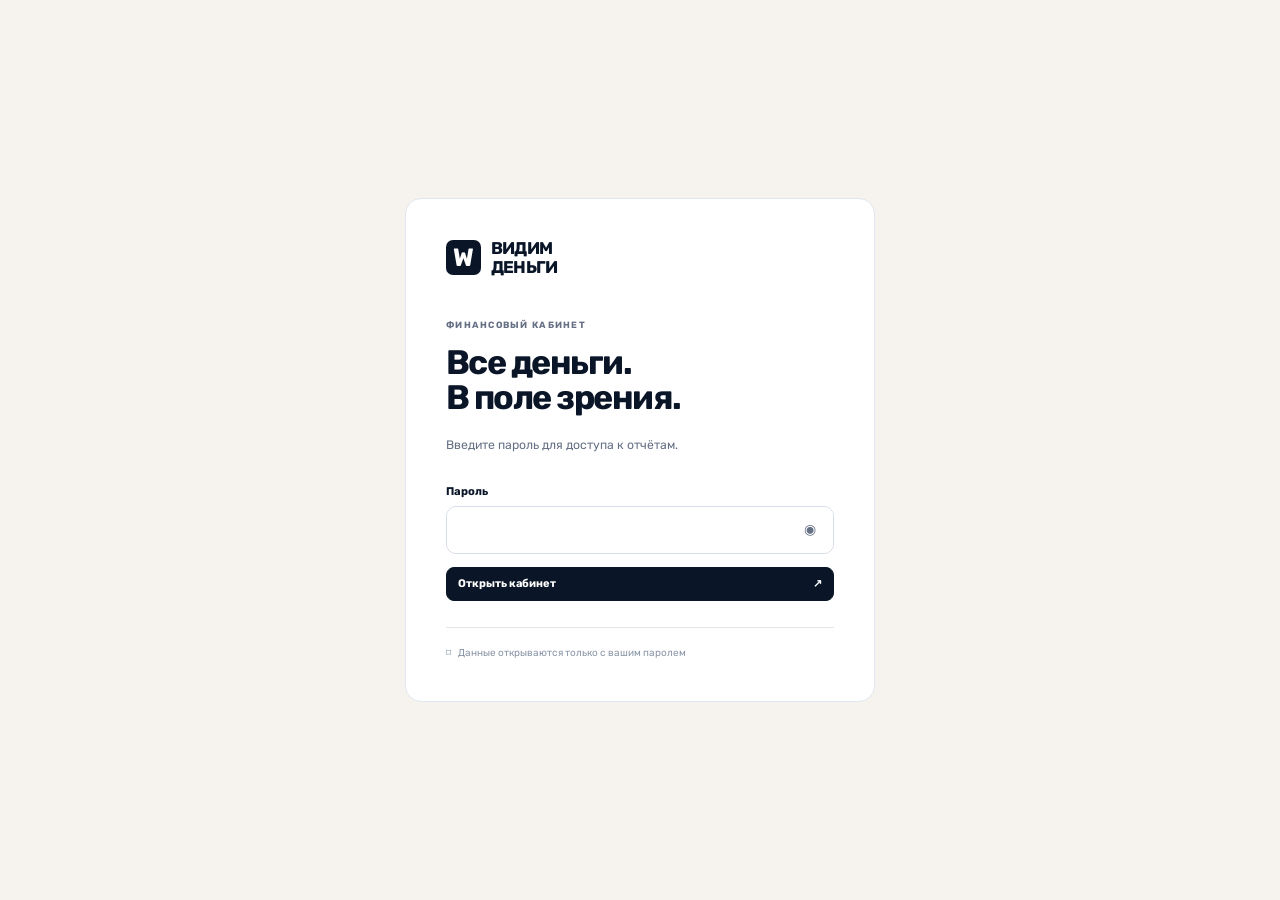
<file: finance/index.html>
<!doctype html>
<html lang="ru">
<head>
 <meta charset="utf-8"><meta name="viewport" content="width=device-width,initial-scale=1">
 <meta name="robots" content="noindex,nofollow,noarchive">
 <meta name="description" content="ВИДИМ ДЕНЬГИ — финансовый кабинет">
 <meta name="referrer" content="no-referrer">
 <meta http-equiv="Content-Security-Policy" content="default-src 'self';script-src 'self';style-src 'self' 'unsafe-inline';img-src 'self' data:;connect-src 'self';font-src 'self';object-src 'none';base-uri 'none';form-action 'self'">
 <title>ВИДИМ ДЕНЬГИ · Финансовый кабинет</title>
 <link rel="icon" type="image/svg+xml" href="data:image/svg+xml,%3Csvg xmlns='http://www.w3.org/2000/svg' viewBox='0 0 64 64'%3E%3Crect width='64' height='64' rx='16' fill='%230f1c32'/%3E%3Cpath d='M12 21l8 23 12-17 12 17 8-23' fill='none' stroke='%236eabff' stroke-width='6' stroke-linejoin='round'/%3E%3C/svg%3E">
 <link rel="stylesheet" href="./styles.css">
 <link rel="stylesheet" href="./reference.css">
 <script type="module" src="./app.js"></script>
</head>
<body>
 <a class="skip" href="#main">К содержимому</a>
 <section id="login" class="login-screen">
  <div class="login-card">
   <div class="brand"><span class="brand-mark">W</span><span>ВИДИМ<br>ДЕНЬГИ</span></div>
   <div class="login-copy"><span class="eyebrow">ФИНАНСОВЫЙ КАБИНЕТ</span><h1>Все деньги.<br>В поле зрения.</h1><p>Введите пароль для доступа к отчётам.</p></div>
   <form id="login-form"><label for="password">Пароль</label><div class="password-field"><input id="password" type="password" autocomplete="current-password" required><button type="button" id="show-password" aria-label="Показать пароль">◉</button></div><button class="button primary login-submit" type="submit">Открыть кабинет <span>↗</span></button><p id="login-error" class="error" role="alert"></p></form>
   <div class="login-foot"><span class="lock-symbol">⌑</span> Данные открываются только с вашим паролем</div>
  </div>
 </section>
 <div id="app" hidden>
  <div id="top-stack"><header class="topbar"><a class="brand" href="#overview" aria-label="ВИДИМ ДЕНЬГИ — свод"><span class="brand-mark">W</span><span>ВИДИМ ДЕНЬГИ<small>ФИНАНСОВЫЙ КАБИНЕТ</small></span></a><div id="global-filters"></div><div class="top-actions"><button class="icon-button" id="refresh-button" aria-label="Обновить данные кабинета" title="Проверить последнюю сохранённую версию данных">↻</button><button class="icon-button" id="lock-button" aria-label="Закрыть кабинет">⌑</button></div></header><div class="source-strip"><button id="source-button" class="strip-label">Источники</button><div id="source-chips"></div><span id="strip-update"></span></div></div>
  <aside class="sidebar"><nav id="navigation" aria-label="Разделы"></nav><div class="side-bottom"><span class="year-label">2026</span><span>Управленческая<br>аналитика</span></div></aside>
  <div class="workspace"><main id="main" tabindex="-1"><span id="crumb-title" hidden>Свод</span><div id="page"></div></main><footer class="app-footer"><span>ВИДИМ ДЕНЬГИ</span><span id="footer-update"></span></footer></div>
 </div>
 <dialog id="detail-dialog"><div class="dialog-head"><h2 id="dialog-title"></h2><button class="icon-button" id="close-dialog" aria-label="Закрыть">×</button></div><div id="dialog-body"></div></dialog>
 <div id="toast" class="toast" role="status" hidden></div>
</body>
</html>
</file>
<file: finance/styles.css>
@charset "UTF-8";
:root{color-scheme:light;--bg:#f2f4f8;--panel:#fff;--ink:#17253b;--muted:#68758a;--line:#e3e8ef;--blue:#2368df;--blue-light:#eaf1fe;--emerald:#008665;--plan:#008665;--plan-bg:#edf8f3;--red:#bd423d;--amber:#a66516;--amber-bg:#fff6e6;--nav:#101e34;--radius:17px;--shadow:0 3px 14px #17253b05;font-family:Inter,-apple-system,BlinkMacSystemFont,"Segoe UI",Arial,sans-serif;font-size:16px}
*{box-sizing:border-box}body{margin:0;background:var(--bg);color:var(--ink)}button,input,select{font:inherit}button,a,select{-webkit-tap-highlight-color:transparent}button,a{touch-action:manipulation}button{cursor:pointer}button:disabled{cursor:default;opacity:.5}a{color:var(--blue)}button:focus-visible,a:focus-visible,input:focus-visible,select:focus-visible,summary:focus-visible{outline:3px solid #72a7ff;outline-offset:3px}input,select{min-height:40px;border:1px solid #d6dde8;border-radius:9px;background:white;color:var(--ink);padding:8px 12px}input{min-width:0}h1,h2,h3,p{margin-top:0}h1{font-size:2rem;letter-spacing:-.055em;line-height:1.13;margin-bottom:8px}h2{font-size:1.04rem;letter-spacing:-.02em;margin-bottom:5px}h3{font-size:1rem}small,.small{font-size:.8rem}.muted{color:var(--muted)}.positive{color:var(--emerald)}.negative{color:var(--red)}.plan-value{color:var(--emerald)}.mono{font-variant-numeric:tabular-nums}.skip{position:fixed;top:-80px;left:20px;z-index:1000;padding:12px;background:white}.skip:focus{top:10px}[hidden]{display:none!important}.button{display:inline-flex;align-items:center;justify-content:center;gap:9px;padding:10px 14px;border:1px solid var(--line);border-radius:10px;background:white;color:var(--ink);font-size:.875rem;font-weight:600;line-height:1.25;min-height:40px}.button:hover{background:#f8faff;border-color:#b7cbea}.button.primary{background:var(--blue);color:white;border-color:var(--blue)}.button.primary:hover{background:#1756c2}.button.quiet{background:transparent;border-color:transparent;color:var(--muted)}.button.quiet:hover{background:var(--blue-light);color:var(--blue)}.icon-button{width:40px;height:40px;display:grid;place-items:center;border:1px solid var(--line);border-radius:10px;background:white;color:var(--muted);font-size:1.35rem}.brand{display:flex;align-items:center;gap:12px;text-decoration:none;color:inherit;font-size:1.26rem;font-style:italic;font-weight:900;line-height:.96;letter-spacing:-.055em}.brand-mark{display:grid;place-items:center;width:38px;height:40px;background:#286de3;color:white;border-radius:10px;font-style:italic;font-weight:900;letter-spacing:-.1em;font-size:1.8rem;padding-right:3px}.sidebar{position:fixed;inset:0 auto 0 0;width:224px;background:var(--nav);color:white;padding:32px 18px;display:flex;flex-direction:column;z-index:40}.sidebar .brand{margin:0 10px 42px}.side-caption{font-size:.65rem;letter-spacing:.13em;font-weight:700;color:#7f93b2;padding:0 13px;margin-bottom:15px}.nav-button{width:100%;display:flex;align-items:center;gap:12px;min-height:48px;margin-bottom:5px;border:0;background:transparent;color:#a9bad3;text-align:left;border-radius:10px;padding:12px 13px;font-size:.9rem;font-weight:500}.nav-button svg{width:19px;height:19px;flex:none}.nav-button:hover{background:#1d304d;color:white}.nav-button.active{background:#255ec6;color:white;box-shadow:0 4px 15px #0002}.side-bottom{margin-top:auto;border-top:1px solid #2b3a51;padding:22px 11px 0;display:flex;align-items:center;gap:15px;color:#7f93b2;font-size:.75rem;line-height:1.4}.year-label{font-size:1.6rem;letter-spacing:-.045em;color:#dbe5f4;font-weight:750}.workspace{margin-left:224px;min-width:0}.topbar{height:72px;display:flex;justify-content:space-between;align-items:center;padding:0 34px;border-bottom:1px solid var(--line);background:#ffffffdd;backdrop-filter:blur(12px);position:sticky;top:0;z-index:25}.crumb{display:flex;align-items:center;gap:13px;font-size:.875rem;color:var(--muted)}.crumb span{color:#b7c1cf}.crumb strong{font-weight:600;color:var(--ink)}.top-actions{display:flex;gap:4px;align-items:center}main{padding:30px 34px 38px;max-width:1750px;margin:0 auto}.page-heading{display:flex;justify-content:space-between;align-items:flex-start;gap:24px;margin-bottom:24px}.page-heading p{font-size:.875rem;line-height:1.55;color:var(--muted);margin:0;max-width:750px}.updated{text-align:right;color:var(--muted);font-size:.75rem;white-space:nowrap;padding-top:3px;line-height:1.65}.updated strong{font-weight:600;color:var(--ink)}.filters{display:flex;align-items:flex-end;gap:14px;flex-wrap:wrap;margin-bottom:24px}.field{display:flex;flex-direction:column;gap:6px}.field label{font-size:.75rem;color:var(--muted);font-weight:600}.field select{font-size:.875rem;min-width:155px}.segment{display:flex;background:#e6ebf2;border:1px solid #dfe5ee;padding:3px;border-radius:10px;min-height:42px}.segment button{border:0;background:transparent;border-radius:7px;padding:7px 14px;color:var(--muted);font-size:.875rem;font-weight:600;white-space:nowrap}.segment button.active{background:white;color:var(--ink);box-shadow:0 2px 4px #14223810}.segment .active[data-mode="plan"]{background:var(--plan-bg);color:var(--emerald)}.filter-spacer{flex:1}.scope-note{font-size:.8rem;color:var(--muted);padding-bottom:12px}.kpi-grid{display:grid;grid-template-columns:repeat(4,minmax(0,1fr));gap:16px;margin-bottom:18px}.kpi{background:white;border:1px solid var(--line);border-radius:var(--radius);padding:20px;box-shadow:var(--shadow);min-width:0}.kpi.accent{background:var(--blue);color:white;border-color:var(--blue)}.kpi-label{font-size:.8rem;line-height:1.4;font-weight:550;color:var(--muted);display:flex;align-items:center;justify-content:space-between;gap:8px}.kpi.accent .kpi-label,.kpi.accent .kpi-meta{color:#d3e3ff}.kpi-value{font-size:clamp(1.6rem,2.1vw,2.3rem);font-weight:750;letter-spacing:-.055em;line-height:1.15;margin:13px 0 10px;font-variant-numeric:tabular-nums;white-space:nowrap}.kpi-value small{font-size:.54em;font-weight:600;letter-spacing:-.02em;opacity:.7;margin-left:4px}.kpi-meta{font-size:.75rem;line-height:1.5;color:var(--muted);min-height:18px}.kpi-meta .delta{padding:3px 6px;background:#edf8f3;border-radius:5px;font-weight:650;font-size:.72rem;margin-right:5px;white-space:nowrap}.kpi.accent .delta{background:#ffffff20;color:white}.kpi-spark{height:25px;width:70px;opacity:.75}.mini-grid{display:grid;grid-template-columns:repeat(3,minmax(0,1fr));gap:16px;margin-bottom:24px}.mini-card{border:1px solid var(--line);border-radius:13px;padding:16px 19px;background:#fff;display:flex;align-items:flex-start;gap:13px}.mini-icon{border-radius:10px;background:#eef3fc;color:var(--blue);display:grid;place-items:center;width:38px;height:38px;flex:none;font-size:1.15rem}.mini-card .label{color:var(--muted);font-size:.8rem;line-height:1.35}.mini-card .value{font-size:1.35rem;font-weight:700;letter-spacing:-.035em;line-height:1.2;margin-top:6px}.mini-card .meta{font-size:.73rem;color:var(--muted);margin-top:5px;line-height:1.4}.grid{display:grid;grid-template-columns:repeat(12,minmax(0,1fr));gap:20px;margin-bottom:20px}.span12{grid-column:span 12}.span8{grid-column:span 8}.span7{grid-column:span 7}.span6{grid-column:span 6}.span5{grid-column:span 5}.span4{grid-column:span 4}.panel{background:white;border:1px solid var(--line);border-radius:var(--radius);padding:22px;box-shadow:var(--shadow);min-width:0}.panel-header{display:flex;justify-content:space-between;align-items:flex-start;gap:12px;margin-bottom:18px}.panel-header p{color:var(--muted);font-size:.75rem;line-height:1.5;margin:0}.tag{display:inline-flex;align-items:center;gap:5px;border:1px solid var(--line);border-radius:6px;padding:4px 7px;font-size:.65rem;font-weight:650;color:var(--muted);white-space:nowrap}.tag.green{background:var(--plan-bg);color:var(--emerald);border-color:#cbe5d9}.tag.amber{background:var(--amber-bg);color:var(--amber);border-color:#efd8ab}.legend{display:flex;flex-wrap:wrap;gap:15px;font-size:.75rem;color:var(--muted);margin:10px 0 6px}.legend span{display:inline-flex;align-items:center;gap:6px}.legend i{width:10px;height:10px;border-radius:3px;display:inline-block}.chart{width:100%;height:auto;display:block;overflow:visible}.chart text{font-family:inherit;fill:var(--muted);font-size:12px}.chart .axis{stroke:#e8ecf2;stroke-width:1}.chart-point{cursor:help}.chart-point:focus{outline:none;stroke:#17253b;stroke-width:3}.empty{min-height:130px;display:flex;align-items:center;justify-content:center;text-align:center;color:var(--muted);font-size:.875rem;padding:20px;background:#f8fafe;border:1px dashed #dbe3ef;border-radius:12px;line-height:1.65}.note{padding:13px 16px;background:#edf3fd;border:1px solid #dce7fa;border-radius:11px;font-size:.8rem;line-height:1.5;color:#365477;margin-bottom:20px}.note.amber{background:var(--amber-bg);border-color:#f1e0c2;color:#845927}.note button{border:0;background:transparent;text-decoration:underline;color:inherit;font:inherit;padding:0}.note.flex{display:flex;justify-content:space-between;gap:18px;align-items:center}.funnel{display:flex;flex-direction:column;gap:12px;padding:4px 0}.funnel-label{display:flex;justify-content:space-between;font-size:.8rem;margin-bottom:6px}.funnel-track{height:15px;background:#f1f4f8;border-radius:4px;overflow:hidden}.funnel-fill{height:100%;border-radius:4px;min-width:2px}.wallet-row{display:grid;grid-template-columns:1fr auto;gap:10px;padding:12px 0;border-bottom:1px solid var(--line);font-size:.875rem}.wallet-row:last-child{border:0}.wallet-row b{font-variant-numeric:tabular-nums}.table-wrap{overflow:auto;max-width:100%;border-radius:10px}.data-table{width:100%;border-collapse:separate;border-spacing:0;font-size:.8rem;font-variant-numeric:tabular-nums}.data-table th{font-size:.7rem;letter-spacing:.02em;color:var(--muted);font-weight:650;text-align:left;background:#f6f8fc;padding:12px 13px;white-space:nowrap;border-bottom:1px solid var(--line)}.data-table td{padding:12px 13px;border-bottom:1px solid #e9edf3;vertical-align:middle;line-height:1.4}.data-table .number{text-align:right;white-space:nowrap}.data-table tr:last-child td{border-bottom:0}.data-table tbody tr:hover td{background:#f7faff}.data-table .row-link{border:0;background:none;font:inherit;font-weight:600;color:var(--blue);text-align:left;padding:0}.data-table .secondary{font-size:.7rem;color:var(--muted);margin-top:3px}.data-table .total-row td{font-weight:750;background:#edf3fc}.data-table .plan{color:var(--emerald);background:var(--plan-bg)}.table-toolbar{display:flex;gap:12px;align-items:center;justify-content:space-between;flex-wrap:wrap;margin-bottom:15px}.table-toolbar input{max-width:330px;font-size:.875rem;flex:1}.table-meta{font-size:.75rem;color:var(--muted)}.pnl-wrap{max-height:70vh;border:1px solid var(--line);border-radius:12px}.pnl-table th,.pnl-table td{min-width:128px}.pnl-table thead th{position:sticky;top:0;z-index:8}.pnl-table thead tr:nth-child(2) th{top:42px;font-size:.65rem}.pnl-table .sticky{position:sticky;left:0;z-index:5;min-width:285px;max-width:360px;white-space:normal;background:white;box-shadow:1px 0 0 var(--line)}.pnl-table thead .sticky{z-index:12;background:#f6f8fc}.pnl-table .subtotal td{font-weight:700;background:#f0f4fa}.pnl-table .subtotal .plan{background:#e4f3eb}.pnl-table .section td{font-weight:750;background:#1c3150;color:white;font-size:.73rem;letter-spacing:.04em}.pnl-table .ratio td{color:var(--muted);font-size:.72rem;padding-top:8px;padding-bottom:8px}.pnl-table .included td{color:var(--muted);font-size:.72rem}.pnl-table .selected-month{box-shadow:inset 0 3px 0 var(--blue)}.amount-bar{height:5px;background:#edf0f6;border-radius:3px;margin-top:8px;overflow:hidden}.amount-bar i{height:100%;display:block;background:var(--blue);border-radius:3px}.status{font-size:.68rem;font-weight:650;padding:4px 7px;border-radius:5px;white-space:nowrap;display:inline-block}.status.paid{color:var(--emerald);background:var(--plan-bg)}.status.debt{color:var(--amber);background:var(--amber-bg)}.status.overdue{color:var(--red);background:#fceeed}.search-grid{display:grid;grid-template-columns:1fr 1fr;gap:18px}.bar-list{display:flex;flex-direction:column;gap:15px}.bar-label{display:flex;justify-content:space-between;gap:12px;font-size:.8rem;margin-bottom:6px}.bar-label span:first-child{overflow:hidden;white-space:nowrap;text-overflow:ellipsis}.bar-track{height:9px;background:#f0f3f8;border-radius:4px;overflow:hidden;display:flex}.bar-track i{height:100%;display:block}.bar-value{font-variant-numeric:tabular-nums;font-weight:650;white-space:nowrap}.app-footer{max-width:1750px;margin:auto;padding:0 34px 24px;display:flex;justify-content:space-between;gap:18px;color:#8894a8;font-size:.7rem}.app-footer>span:first-child{font-weight:800;font-style:italic;letter-spacing:-.02em}.login-screen{min-height:100vh;display:grid;place-items:center;padding:32px;background:radial-gradient(ellipse at 80% 10%,#dce9ff 0,transparent 50%),#f2f4f8}.login-card{width:100%;max-width:470px;background:white;padding:40px;border:1px solid #e0e6ef;border-radius:25px;box-shadow:0 20px 70px #1627410e}.login-card .brand{margin-bottom:42px}.eyebrow{font-size:.65rem;letter-spacing:.14em;color:var(--muted);font-weight:700;display:block;margin-bottom:15px}.login-copy h1{font-size:2.75rem;letter-spacing:-.065em;font-weight:800;line-height:1.05;margin-bottom:20px}.login-copy p{font-size:.875rem;color:var(--muted);line-height:1.55;margin-bottom:30px}.login-card label{font-size:.8rem;font-weight:600;display:block;margin-bottom:8px}.password-field{display:flex;border:1px solid #d6dde8;border-radius:10px;overflow:hidden}.password-field input{border:0;flex:1;min-height:46px}.password-field button{border:0;background:white;color:var(--muted);width:46px}.login-submit{width:100%;justify-content:space-between;margin-top:13px;padding:14px 16px}.login-foot{border-top:1px solid var(--line);margin-top:26px;padding-top:18px;color:#8995a7;font-size:.72rem;line-height:1.5}.lock-symbol{padding-right:5px}.error{font-size:.8rem;color:var(--red);line-height:1.5;margin:12px 0 0;min-height:0}.toast{position:fixed;bottom:28px;left:50%;transform:translateX(-50%);border-radius:12px;background:#15263f;color:white;padding:14px 20px;z-index:100;box-shadow:0 6px 25px #0002;font-size:.875rem;max-width:90vw}dialog{width:min(1000px,calc(100vw - 36px));max-height:calc(100vh - 70px);border:1px solid var(--line);padding:0;border-radius:18px;box-shadow:0 25px 90px #0e203340;color:var(--ink)}dialog::backdrop{background:#0c1c3866;backdrop-filter:blur(3px)}.dialog-head{position:sticky;top:0;z-index:2;background:white;padding:20px 24px;border-bottom:1px solid var(--line);display:flex;align-items:center;justify-content:space-between;gap:20px}.dialog-head h2{font-size:1.2rem;margin:0}#dialog-body{padding:24px}.source-card{padding:18px 0;border-bottom:1px solid var(--line)}.source-card:first-child{padding-top:0}.source-card:last-child{border-bottom:0}.source-card h3{margin-bottom:8px}.source-card p{font-size:.8rem;line-height:1.6;color:var(--muted);margin-bottom:8px}.source-card dl{font-size:.75rem;display:grid;grid-template-columns:190px 1fr;gap:6px;margin:12px 0}.source-card dt{color:var(--muted)}.source-card dd{margin:0}.source-card a{font-size:.8rem}.pagination{display:flex;justify-content:space-between;align-items:center;margin-top:15px;font-size:.75rem;color:var(--muted)}details{border:1px solid var(--line);border-radius:10px;margin:12px 0;overflow:hidden}summary{padding:14px 16px;cursor:pointer;font-size:.875rem;font-weight:600}details>div{padding:0 16px 15px}.detail-kpis{display:grid;grid-template-columns:repeat(3,1fr);gap:12px;margin-bottom:22px}.detail-kpis .kpi{padding:15px}.detail-kpis .kpi-value{font-size:1.65rem}.badge-count{font-size:.6rem;background:#ffffff22;padding:2px 5px;border-radius:4px;margin-left:auto}
@media(min-width:1600px){.kpi-value{font-size:2.35rem}}@media(max-width:1200px){.sidebar{width:192px;padding:26px 12px}.workspace{margin-left:192px}main{padding:25px 24px}.topbar{padding:0 24px}.kpi-grid{grid-template-columns:repeat(2,minmax(0,1fr))}.span8,.span7,.span5{grid-column:span 12}.span4{grid-column:span 6}.kpi-value{font-size:2rem}.mini-grid{gap:12px}.mini-card{padding:14px}.mini-icon{display:none}.updated{white-space:normal;min-width:130px}.top-actions .button{padding:9px}}
@media(max-width:800px){.sidebar{position:sticky;top:0;width:auto;height:auto;padding:13px 16px;display:block}.sidebar .brand{margin:0;font-size:1.03rem}.brand-mark{width:30px;height:32px;font-size:1.4rem}.side-caption,.side-bottom{display:none}.sidebar nav{display:flex;gap:4px;overflow-x:auto;margin-top:15px;padding-bottom:2px}.nav-button{white-space:nowrap;width:auto;padding:9px 12px;min-height:38px;font-size:.8rem;margin:0}.nav-button svg{width:16px;height:16px}.workspace{margin:0}.topbar{position:static;height:54px;padding:0 18px}.crumb{font-size:.75rem}.top-actions .button{font-size:.75rem;min-height:32px;padding:7px}.icon-button{width:32px;height:32px}.page-heading{gap:12px;margin-bottom:18px}.updated{display:none}main{padding:22px 18px}.page-heading h1{font-size:1.7rem}.filters{gap:9px;margin-bottom:20px}.field select{min-width:135px}.segment button{padding:7px 11px;font-size:.8rem}.scope-note{width:100%;padding-bottom:0}.kpi-grid{gap:11px}.kpi{padding:16px}.kpi-value{font-size:1.72rem}.kpi-label{font-size:.75rem}.kpi-meta{font-size:.69rem}.mini-grid{grid-template-columns:1fr;gap:10px}.mini-card{padding:14px 16px}.mini-icon{display:grid}.mini-card .value{font-size:1.25rem}.grid{gap:14px}.span4,.span5,.span6,.span7,.span8{grid-column:span 12}.panel{padding:18px}.panel-header{margin-bottom:12px}.panel-header .tag{display:none}.app-footer{padding:0 18px 22px;flex-direction:column;gap:6px}.pnl-table .sticky{min-width:220px;max-width:240px}.pnl-table th,.pnl-table td{min-width:112px}.login-screen{padding:18px}.login-card{padding:30px}.login-copy h1{font-size:2.4rem}.dialog-head,#dialog-body{padding:18px}.source-card dl{grid-template-columns:1fr;gap:3px}.source-card dd{margin-bottom:6px}.detail-kpis{grid-template-columns:1fr}.note.flex{display:block}.note.flex button{display:inline-block;margin-top:5px}.search-grid{grid-template-columns:1fr}.chart text{font-size:12px}.table-toolbar input{max-width:100%;width:100%;flex:auto}.pnl-wrap{max-height:65vh}}
.view-tabs{display:flex;gap:24px;border-bottom:1px solid var(--line);margin:0 0 22px;overflow:auto}.view-tabs button{background:none;border:0;border-bottom:3px solid transparent;border-radius:0;color:var(--muted);padding:0 0 13px;font-size:.9rem;font-weight:650;white-space:nowrap}.view-tabs button.active{border-color:var(--blue);color:var(--blue)}.table-foot{margin:18px 0;line-height:1.65}.dialog-actions{margin-top:20px;display:flex;justify-content:flex-end}.explain-flow{display:flex;flex-direction:column;gap:20px;padding:10px 0}.explain-flow>div{display:flex;gap:17px;align-items:center}.explain-flow b{display:grid;place-items:center;flex:none;background:var(--blue-light);width:40px;height:40px;border-radius:11px;color:var(--blue);font-size:.8rem}.explain-flow span{font-size:.86rem;font-weight:600;line-height:1.4}.explain-flow small{display:block;color:var(--muted);font-weight:400;font-size:.72rem;margin-top:4px}.plan-mode .kpi:not(.accent) .kpi-value{color:var(--emerald)}.plan-mode .kpi.accent{background:#00795c;border-color:#00795c}.plan-mode .kpi.accent .kpi-label,.plan-mode .kpi.accent .kpi-meta{color:#d1f1e7}.pnl-table .ratio .plan{color:var(--emerald)}.pnl-table td .secondary{display:block}.scope-note{line-height:1.5}.chart-tooltip{position:fixed;z-index:150;pointer-events:none;max-width:300px;padding:9px 12px;background:#13253f;color:white;border-radius:8px;box-shadow:0 3px 15px #0002;font-size:.75rem;line-height:1.5}.table-toolbar label input[type=checkbox]{min-height:auto;vertical-align:middle;accent-color:var(--blue)}
@media(max-width:420px){.kpi-value{font-size:1.4rem}.kpi{padding:13px}.kpi-label{font-size:.68rem}.top-actions .button{padding:6px}.crumb{gap:6px}.filters .button{font-size:.75rem}.pnl-table .sticky{min-width:170px;max-width:180px}.view-tabs{gap:18px}.view-tabs button{font-size:.8rem}}
@media(prefers-reduced-motion:reduce){*{scroll-behavior:auto!important;transition:none!important;animation:none!important}}
</file>
<file: finance/reference.css>
@font-face{font-family:WSMRubik;src:url('./rubik-regular.ttf') format('truetype');font-style:normal;font-weight:400 500;font-display:swap}
@font-face{font-family:WSMRubik;src:url('./rubik-bold.ttf') format('truetype');font-style:normal;font-weight:600 900;font-display:swap}
:root{--bg:#f6f3ee;--panel:#fff;--ink:#0a1628;--muted:#667085;--line:#e7e5e0;--blue:#3fa9f5;--blue-light:#eaf5fd;--emerald:#047857;--plan:#047857;--plan-bg:#e8f5ee;--red:#c00000;--amber:#a77012;--nav:#fff;--radius:13px;--shadow:none;--top-height:119px;font-family:WSMRubik,Arial,sans-serif;font-size:14px;font-style:normal}
body{font-family:WSMRubik,Arial,sans-serif;font-style:normal}button,input,select{font-family:inherit}h1,h2,h3{letter-spacing:-.025em}h1{font-size:21px;line-height:1.3;margin-bottom:3px}h2{font-size:14px}#top-stack{position:sticky;top:0;z-index:40}.topbar{position:static;height:auto;min-height:70px;padding:11px 20px;background:#fff;backdrop-filter:none;gap:18px;justify-content:flex-start}.brand{font-style:normal;letter-spacing:-.045em;line-height:1.1;gap:10px;font-size:15px;white-space:nowrap}.brand small{display:block;letter-spacing:1.4px;font-weight:400;font-size:8px;color:var(--muted);margin-top:4px}.brand-mark{background:#0a1628;border-radius:7px;width:35px;height:35px;font-size:25px;font-style:normal}.top-actions{gap:7px}.icon-button{width:33px;height:33px;font-size:20px;border-radius:8px}.source-strip{min-height:45px;background:#fcfbf9;border-bottom:1px solid var(--line);padding:8px 20px;display:flex;gap:10px;align-items:center;flex-wrap:wrap}.strip-label{background:none;border:0;padding:0;font-size:9px;letter-spacing:1.3px;text-transform:uppercase;font-weight:700;color:var(--muted);cursor:pointer}#source-chips{display:flex;gap:8px;flex-wrap:wrap}.source-chip{display:flex;align-items:center;gap:6px;border:1px solid var(--line);border-radius:999px;padding:5px 10px;background:white;font-size:10px;color:var(--ink)}.source-chip i{width:6px;height:6px;border-radius:50%;background:#3fa9f5}.source-chip.warn i{background:#bd8c28}.source-chip span{color:var(--muted)}#strip-update{font-size:10px;color:var(--muted);margin-left:auto}#global-filters{flex:1;min-width:0;margin-left:auto}#global-filters .filters{margin:0;justify-content:flex-end;align-items:flex-end;gap:9px}.field{gap:3px}.field label{font-size:9px;letter-spacing:1px;text-transform:uppercase;font-weight:600;color:#8a909a}.field select{font-size:11px;min-width:120px;min-height:34px;padding:7px 9px;border-radius:8px;border-color:var(--line)}.field #entity{min-width:125px}.filter-spacer{display:none}.filters .button{font-size:10px;min-height:34px;padding:7px 10px}.sidebar{width:224px;padding:10px 9px 20px;background:white;top:var(--top-height);height:calc(100vh - var(--top-height));border-right:1px solid var(--line);color:var(--ink);z-index:30}.side-caption{color:#949ca8;font-size:9px;letter-spacing:1.3px;padding:0 10px;margin:20px 0 7px}.nav-button{min-height:39px;font-size:12px;line-height:1.4;color:var(--ink);padding:9px 11px;gap:10px;border-radius:8px;margin-bottom:3px}.nav-button svg{width:17px;height:17px;color:#667085}.nav-button.active{background:#eaf5fd;color:#1577b4;box-shadow:inset 2px 0 0 #3fa9f5;font-weight:600}.nav-button.active svg{color:#1577b4}.nav-button:hover{background:#f6f3ee;color:var(--ink)}.side-bottom{border-top:1px solid var(--line);color:#9298a2;padding-top:15px;font-size:10px}.year-label{font-size:24px;color:#0a1628}.workspace{margin-left:224px}.page-heading{align-items:center;gap:12px;margin-bottom:12px;min-height:35px}.page-heading p{font-size:11px;color:var(--muted)}.updated{display:none}main{padding:18px 21px 32px;max-width:1800px}.scope-note{padding:8px 11px;margin-bottom:13px;background:#eaf5fd;border:1px solid #d7eaf8;border-radius:8px;color:#3b6684;font-size:10px}.kpi-grid{gap:12px;margin-bottom:14px}.overview-kpis{grid-template-columns:repeat(6,minmax(0,1fr))}.kpi{padding:14px 15px;box-shadow:none;border-radius:13px;min-width:0}.kpi.accent,.plan-mode .kpi.accent{background:#fff;color:var(--ink);border-color:var(--line)}.kpi-label,.kpi.accent .kpi-label{font-size:10px;letter-spacing:.35px;text-transform:uppercase;font-weight:600;color:var(--muted);min-height:25px;align-items:flex-start}.kpi-value{font-size:25px;line-height:1.18;letter-spacing:-.045em;margin:8px 0 6px;font-weight:700;white-space:nowrap}.kpi-value small{font-size:11px;margin-left:3px}.kpi-meta,.kpi.accent .kpi-meta{font-size:10px;line-height:1.5;min-height:15px;color:var(--muted)}.kpi-meta .delta{background:none;padding:0;border-radius:0;font-size:10px}.kpi.accent .delta{color:var(--emerald);background:none}.dual-values{display:grid;grid-template-columns:1fr 1fr;gap:8px;margin:8px 0 7px}.dual-values>div{min-width:0}.dual-values small{display:block;font-size:9px;color:#8d929a;margin-bottom:3px}.dual-values b{display:block;white-space:nowrap;font-size:20px;letter-spacing:-.04em;font-weight:700}.dual-values .plan-col{background:var(--plan-bg);border-radius:6px;padding:5px 7px;margin:-5px -5px -5px 0;color:var(--plan)}.dual-values .plan-col small{color:var(--plan)}.kpi .kpi-chip{border-radius:5px;font-size:10px;width:20px;height:20px;text-align:center;padding-top:4px;background:#f7f9fb;color:#3fa9f5;margin-left:4px;flex:none}.plan-mode .kpi:not(.accent) .kpi-value{color:var(--ink)}.plan-mode .plan-finance .kpi-value{color:var(--plan)}.mini-grid{gap:12px;margin-bottom:14px}.mini-card{padding:12px 14px;border-radius:11px;gap:10px}.mini-icon{width:30px;height:30px;font-size:15px;background:#eaf5fd}.mini-card .label{font-size:10px}.mini-card .value{font-size:20px;margin-top:4px}.mini-card .meta{font-size:9px;margin-top:3px}.grid{gap:14px;margin-bottom:14px}.panel{padding:15px 16px;border-radius:13px}.panel-header{margin-bottom:12px;gap:8px}.panel-header h2{font-size:13px;font-weight:600;line-height:1.35}.panel-header p{font-size:9px;line-height:1.5}.tag{font-size:9px;border-radius:5px;padding:3px 6px;font-weight:400;color:#8a929d;background:#fafafa}.legend{font-size:10px;margin:9px 0 1px;gap:12px}.legend i{width:9px;height:9px}.chart text{font-size:11px}.chart .axis{stroke:#eeece7}.data-table{font-size:11px}.data-table th{font-size:9px;padding:9px 10px;background:#faf9f6;letter-spacing:.4px;text-transform:uppercase}.data-table td{padding:10px;border-bottom-color:#eeeae5}.data-table .secondary{font-size:9px}.data-table .total-row td{background:#eaf5fd}.data-table .plan{background:#e8f5ee;color:#047857}.pnl-table .subtotal td{background:#eaf5fd}.pnl-table .subtotal .plan{background:#e8f5ee;color:#047857}.pnl-table .section td{background:#0a1628}.pnl-table .sticky{min-width:250px;max-width:280px}.pnl-table th,.pnl-table td{min-width:110px}.pnl-table .ratio td{font-size:10px}.pnl-table .included td{font-size:10px}.pnl-table thead tr:nth-child(2) th{top:35px}.table-toolbar{margin-bottom:12px;gap:10px}.table-toolbar input{font-size:11px;min-height:34px;border-color:var(--line)}.table-meta,.pagination{font-size:10px}.button{font-size:11px;min-height:34px;padding:8px 11px;border-color:var(--line);border-radius:8px}.button.primary{background:#0a1628;border-color:#0a1628}.button.primary:hover{background:#1b3555}.bar-list{gap:12px}.bar-label{font-size:11px;margin-bottom:5px}.bar-track{height:8px;background:#f6f3ee}.note{font-size:10px;line-height:1.65;padding:10px 12px;border-radius:8px;margin-bottom:14px}.wallet-row{font-size:11px;padding:10px 0;border-color:#eeeae5}.view-tabs{gap:22px;margin:0 0 16px}.view-tabs button{font-size:12px;padding-bottom:10px}.owner-row{display:flex;gap:9px;padding:10px 0;border-bottom:1px solid #eeeae5}.owner-row:last-child{border:0}.owner-row>i{display:grid;place-items:center;flex:none;width:21px;height:21px;border-radius:6px;background:#fff8cc;color:#a77012;font-style:normal;font-weight:700;font-size:11px}.owner-row>i.ok{background:#e8f5ee;color:#047857}.owner-row>i.info{background:#eaf5fd;color:#1477b4}.owner-row p{font-size:10px;line-height:1.6;margin:0}.owner-row b{font-weight:600}.owner-row button{font:inherit;background:none;border:0;padding:0;color:#137cbf;text-align:left}.donut-box{display:flex;align-items:center;justify-content:center;gap:20px;padding:3px 0 10px}.donut-box svg{max-width:180px;width:46%;flex:none}.donut-labels{display:flex;flex-direction:column;gap:10px;font-size:10px}.donut-labels>div{display:grid;grid-template-columns:8px 1fr auto;gap:7px;align-items:center}.donut-labels i{width:8px;height:8px;border-radius:2px}.donut-labels b{font-weight:600}.donut-center{fill:#0a1628;font-size:19px;font-weight:700}.donut-sub{fill:#667085;font-size:9px}.report-subtitle{font-size:10px;color:var(--muted)}.app-footer{padding:0 21px 18px;font-size:9px}.app-footer>span:first-child{font-style:normal}.empty{font-size:11px;min-height:130px;background:#fbfaf8;border-color:#e7e0d4}.login-screen{background:#f6f3ee}.login-card{border-radius:16px;box-shadow:none}.login-copy h1{font-size:34px;letter-spacing:-.045em}.login-card .brand{font-style:normal;font-size:17px}.login-foot{font-size:10px}.status{font-size:9px}.detail-kpis .kpi-value{font-size:24px}.source-card p,.source-card a{font-size:11px}.source-card dl{font-size:10px}.explain-flow small{font-size:10px}.explain-flow span{font-size:12px}.table-foot{font-size:10px}.small,small{font-size:11px}
.overview-kpis .dual-values{grid-template-columns:1fr;gap:4px}.overview-kpis .dual-values>div{display:flex;justify-content:space-between;align-items:baseline;gap:6px}.overview-kpis .dual-values small{margin-bottom:0}.overview-kpis .dual-values b{font-size:19px}.overview-kpis .dual-values .plan-col{padding:4px 6px;margin:0 -5px}
@media(max-width:1400px){.overview-kpis{grid-template-columns:repeat(4,minmax(0,1fr))}.dual-values b{font-size:22px}.kpi-value{font-size:25px}.field select{min-width:110px}#strip-update{display:none}}
@media(max-width:1200px){.topbar{flex-wrap:wrap;gap:10px 18px}.brand{margin-right:auto}#global-filters{order:3;flex-basis:100%;margin:0}#global-filters .filters{justify-content:flex-start}.sidebar{width:205px}.workspace{margin-left:205px}main{padding:17px}.overview-kpis{grid-template-columns:repeat(4,minmax(0,1fr))}.span8{grid-column:span 8}.span4{grid-column:span 4}.span7,.span5{grid-column:span 12}.kpi{padding:12px}.dual-values b{font-size:17px}.kpi-value{font-size:23px}.donut-box{flex-direction:column;gap:8px}.donut-box svg{width:150px}.donut-labels{width:100%}.panel-header{flex-wrap:wrap}.mini-icon{display:none}}
@media(max-width:980px){.overview-kpis{grid-template-columns:repeat(3,minmax(0,1fr))}.span8,.span4,.span6{grid-column:span 12}.donut-box{flex-direction:row}.donut-labels{width:auto}.panel{padding:14px}.source-chip{font-size:9px}.source-strip{gap:8px}.source-chip span{display:none}}
@media(max-width:800px){#top-stack{position:static}.topbar{padding:12px 16px}.source-strip{padding:8px 16px}.sidebar{position:sticky;top:0;width:100%;height:auto;display:block;padding:8px 12px;background:#fff;border-bottom:1px solid var(--line);border-right:0}.sidebar nav{display:flex;gap:4px;margin:0;padding:0;overflow:auto}.side-caption,.side-bottom{display:none}.nav-button{min-height:35px;font-size:11px;white-space:nowrap;width:auto;flex:none;margin:0;padding:8px 10px}.workspace{margin-left:0}.overview-kpis{grid-template-columns:repeat(3,minmax(0,1fr))}.kpi-grid{grid-template-columns:repeat(2,minmax(0,1fr))}.kpi-grid.overview-kpis{grid-template-columns:repeat(3,minmax(0,1fr))}main{padding:16px}.page-heading h1{font-size:20px}.page-heading p{font-size:10px}.source-strip .strip-label{display:none}.topbar .brand{font-size:14px}.brand small{font-size:7px}.filters .field select{min-width:115px}.mini-grid{grid-template-columns:repeat(3,minmax(0,1fr))}.mini-card{padding:11px}.mini-card .value{font-size:18px}.mini-card .label{font-size:9px}.mini-card .meta{font-size:8px}.mini-icon{display:none}.scope-note{font-size:9px;padding:8px 10px}.kpi-label{font-size:9px}.dual-values b{font-size:18px}.kpi-value{font-size:23px}.pnl-table .sticky{min-width:200px;max-width:220px}.pnl-table th,.pnl-table td{min-width:105px}.updated{display:none}}
@media(max-width:520px){.kpi-grid.overview-kpis{grid-template-columns:repeat(2,minmax(0,1fr))}.mini-grid{grid-template-columns:1fr}.mini-card{display:flex;gap:10px}.mini-icon{display:grid}.mini-card .label{font-size:10px}.mini-card .meta{font-size:9px}#global-filters .filters{display:grid;grid-template-columns:1fr 1fr;gap:9px}.filters .field select{width:100%;min-width:0}.filters .button{grid-column:span 2}.source-strip{overflow:auto;flex-wrap:nowrap}#source-chips{flex-wrap:nowrap}.source-chip{white-space:nowrap}.kpi{padding:12px}.kpi-value{font-size:24px}.dual-values b{font-size:19px}.pnl-table .sticky{min-width:165px;max-width:175px}.panel-header p{font-size:9px}.donut-box{gap:13px}.donut-box svg{width:135px}.chart text{font-size:12px}}
@media(max-width:520px){.dual-values{grid-template-columns:1fr;gap:4px}.dual-values>div{display:flex;justify-content:space-between;align-items:baseline;gap:5px}.dual-values small{margin-bottom:0;font-size:8px}.dual-values b,.overview-kpis .dual-values b{font-size:16px}.dual-values .plan-col{padding:4px 6px;margin:0 -4px}}
</file>
